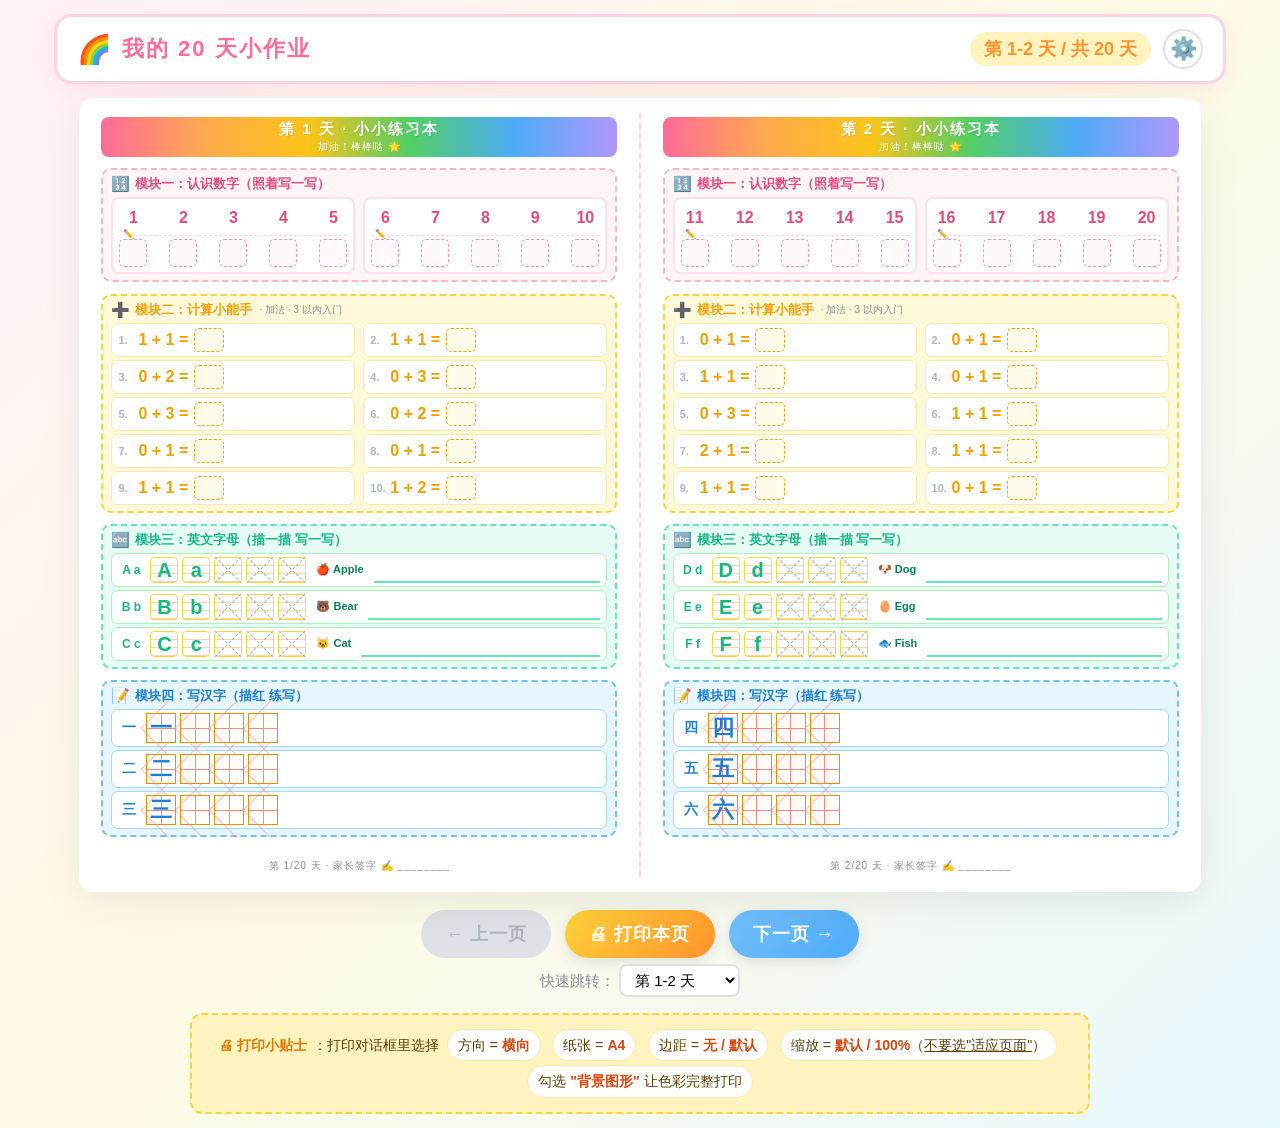
<file: index.html>
<!DOCTYPE html>
<html lang="zh-CN">
<head>
  <meta charset="UTF-8" />
  <meta name="viewport" content="width=device-width, initial-scale=1.0" />
  <title>我的 20 天小作业 · 幼儿园中班</title>
  <link rel="stylesheet" href="styles.css" />
</head>
<body>
  <div class="app">
    <header class="top-bar no-print">
      <div class="brand">
        <span class="brand-emoji">🌈</span>
        <span class="brand-title">我的 20 天小作业</span>
      </div>
      <div class="top-bar-right">
        <div class="page-indicator">
          第 <span id="currentDay">1</span> 天 / 共 20 天
        </div>
        <button id="settingsBtn" class="settings-btn" title="题目配置">⚙️</button>
      </div>
    </header>

    <!-- 配置面板 -->
    <div id="configPanel" class="config-panel no-print" style="display:none">
      <div class="config-overlay" id="configOverlay"></div>
      <div class="config-card">
        <div class="config-header">
          <span>⚙️ 题目配置</span>
          <button id="configClose" class="config-close">&times;</button>
        </div>
        <div class="config-body">

          <fieldset class="config-group cg-numbers">
            <legend>🔢 模块一：数字书写</legend>
            <div class="config-row">
              <label>数字范围</label>
              <div class="config-input-row">
                <input type="number" id="cfgNumMin" min="1" max="999" value="1" class="cfg-num" /> —
                <input type="number" id="cfgNumMax" min="1" max="999" value="100" class="cfg-num" />
              </div>
            </div>
            <p class="config-hint">每天 10 个，按顺序循环</p>
          </fieldset>

          <fieldset class="config-group cg-math">
            <legend>➕ 模块二：计算练习</legend>
            <div class="config-row">
              <label>运算范围</label>
              <div class="config-input-row">
                <select id="cfgMathMax" class="cfg-select">
                  <option value="5">5 以内</option>
                  <option value="10" selected>10 以内</option>
                  <option value="20">20 以内</option>
                  <option value="50">50 以内</option>
                  <option value="100">100 以内</option>
                </select>
              </div>
            </div>
            <div class="config-row">
              <label>运算类型</label>
              <div class="config-input-row">
                <label class="cfg-check"><input type="checkbox" id="cfgMathAdd" checked /> 加法</label>
                <label class="cfg-check"><input type="checkbox" id="cfgMathSub" /> 减法</label>
              </div>
            </div>
            <p class="config-hint">每天 10 道，按分解思路渐进</p>
          </fieldset>

          <fieldset class="config-group cg-letters">
            <legend>🔤 模块三：英文字母</legend>
            <div class="config-row">
              <label>字母范围</label>
              <div class="config-input-row">
                <select id="cfgLetterStart" class="cfg-select cfg-letter"></select>
                —
                <select id="cfgLetterEnd" class="cfg-select cfg-letter"></select>
              </div>
            </div>
            <p class="config-hint">每天 3 个，大小写，循环书写</p>
          </fieldset>

          <fieldset class="config-group cg-chars">
            <legend>📝 模块四：汉字书写</legend>
            <div class="config-row">
              <label>自定义汉字（最多 60 个，用空格或逗号分隔）</label>
              <textarea id="cfgCharsInput" class="cfg-textarea" rows="3" placeholder="示例：一 二 三 四 五 六 七 八 九 十"></textarea>
            </div>
            <p class="config-hint">每天 3 个；留空则使用默认字库</p>
          </fieldset>

        </div>
        <div class="config-footer">
          <button id="cfgReset" class="cfg-btn cfg-btn-reset">恢复默认</button>
          <button id="cfgApply" class="cfg-btn cfg-btn-apply">✅ 应用并重新生成</button>
        </div>
      </div>
    </div>

    <main id="pages" class="pages"></main>

    <nav class="bottom-nav no-print">
      <button id="prevBtn" class="nav-btn prev">← 上一页</button>
      <button id="printBtn" class="nav-btn print">🖨 打印本页</button>
      <button id="nextBtn" class="nav-btn next">下一页 →</button>
    </nav>

    <div class="day-jump no-print">
      <label for="daySelect">快速跳转：</label>
      <select id="daySelect"></select>
    </div>

    <div class="print-tips no-print">
      <strong>🖨 打印小贴士</strong>：打印对话框里选择
      <span class="tip-item">方向 = <b>横向</b></span>
      <span class="tip-item">纸张 = <b>A4</b></span>
      <span class="tip-item">边距 = <b>无 / 默认</b></span>
      <span class="tip-item">缩放 = <b>默认 / 100%</b>（<u>不要选"适应页面"</u>）</span>
      <span class="tip-item">勾选 <b>"背景图形"</b> 让色彩完整打印</span>
    </div>
  </div>

  <script src="script.js"></script>
</body>
</html>
</file>
<file: styles.css>
/* ===== 全局基础 ===== */
* {
  box-sizing: border-box;
  margin: 0;
  padding: 0;
}

html, body {
  font-family: "Comic Sans MS", "Noto Sans SC", "PingFang SC",
    "Microsoft YaHei", "Hiragino Sans GB", sans-serif;
  background: linear-gradient(135deg, #fff1f8 0%, #fffbe6 50%, #e8f8ff 100%);
  color: #333;
  min-height: 100vh;
  -webkit-print-color-adjust: exact;
  print-color-adjust: exact;
}

.app {
  max-width: 1200px;
  margin: 0 auto;
  padding: 14px;
}

/* ===== 顶部标题栏 ===== */
.top-bar {
  display: flex;
  align-items: center;
  justify-content: space-between;
  background: #fff;
  padding: 12px 20px;
  border-radius: 18px;
  box-shadow: 0 6px 20px rgba(255, 150, 180, 0.15);
  margin-bottom: 14px;
  border: 3px solid #ffd3e2;
}

.brand {
  display: flex;
  align-items: center;
  gap: 10px;
}

.brand-emoji {
  font-size: 28px;
}

.brand-title {
  font-size: 22px;
  font-weight: bold;
  color: #ff6b9a;
  letter-spacing: 2px;
}

.page-indicator {
  font-size: 18px;
  color: #ff922b;
  background: #fff3bf;
  padding: 5px 14px;
  border-radius: 999px;
  font-weight: bold;
}

/* ===== A4 横向对开页（两天并排） ===== */
.spread {
  display: none;
  width: 297mm;
  height: 210mm;
  margin: 0 auto 16px;
  background: #fff;
  border-radius: 14px;
  box-shadow: 0 10px 40px rgba(0, 0, 0, 0.08);
  overflow: hidden;
  position: relative;
}

.spread.active {
  display: flex;
}

.spread::before {
  content: "";
  position: absolute;
  left: 50%;
  top: 4mm;
  bottom: 4mm;
  width: 0;
  border-left: 2px dashed #ffd3e2;
  transform: translateX(-50%);
  pointer-events: none;
}

/* 单页（每一天占半张 A4 横向） */
.page {
  width: 50%;
  height: 100%;
  padding: 5mm 6mm;
  display: flex;
  flex-direction: column;
  gap: 3mm;
  overflow: hidden;
}

.page-header {
  text-align: center;
  font-size: 15px;
  font-weight: bold;
  color: #fff;
  background: linear-gradient(90deg, #ff6b9a, #ffa94d, #fcc419, #51cf66, #4dabf7, #b197fc);
  padding: 3px 0;
  border-radius: 8px;
  letter-spacing: 2px;
  text-shadow: 1px 1px 0 rgba(0, 0, 0, 0.08);
  flex-shrink: 0;
}

.page-header .sub {
  display: block;
  font-size: 10px;
  margin-top: 1px;
  letter-spacing: 1px;
  font-weight: normal;
}

/* ===== 模块通用卡片 ===== */
.module {
  border-radius: 10px;
  padding: 5px 8px 6px;
  border: 2px dashed;
  flex-shrink: 0;
}

.module-title {
  display: flex;
  align-items: center;
  gap: 5px;
  font-size: 13px;
  font-weight: bold;
  margin-bottom: 4px;
}

.module-title .emoji {
  font-size: 15px;
}

.module-title .module-theme {
  font-size: 10px;
  font-weight: normal;
  color: #868e96;
  margin-left: 2px;
}

/* 模块配色 */
.module-numbers { background: #fff5f7; border-color: #ffb3c6; }
.module-numbers .module-title { color: #e64980; }

.module-math { background: #fff9db; border-color: #ffd43b; }
.module-math .module-title { color: #f59f00; }

.module-letters { background: #e6fcf5; border-color: #63e6be; }
.module-letters .module-title { color: #12b886; }

.module-chars { background: #e7f5ff; border-color: #74c0fc; }
.module-chars .module-title { color: #1c7ed6; }

/* ===== 模块一：数字 ===== */
.numbers-grid {
  display: grid;
  grid-template-columns: 1fr 1fr;
  gap: 4px 8px;
}

.num-group {
  background: #fff;
  border-radius: 8px;
  padding: 3px 6px;
  border: 2px solid #ffe0ec;
}

.num-row {
  display: flex;
  align-items: center;
  justify-content: space-between;
  padding: 2px 0;
}

.num-row.practice {
  border-top: 1px dashed #ffd3e2;
  margin-top: 1px;
  padding-top: 3px;
  position: relative;
}

.num-row.practice::before {
  content: "✏️";
  position: absolute;
  top: -7px;
  left: 2px;
  background: #fff;
  font-size: 9px;
  padding: 0 2px;
}

.num-cell {
  width: 28px;
  height: 28px;
  display: inline-flex;
  align-items: center;
  justify-content: center;
  font-size: 16px;
  font-weight: bold;
  color: #e64980;
  font-family: "Century Gothic", "Trebuchet MS", "Arial", sans-serif;
}

.num-cell.blank {
  border: 1.5px dashed #ff8fab;
  border-radius: 5px;
  color: transparent;
  background: #fff9fb;
}

/* ===== 模块二：加法 ===== */
.math-grid {
  display: grid;
  grid-template-columns: 1fr 1fr;
  gap: 3px 8px;
}

.math-item {
  display: flex;
  align-items: center;
  gap: 4px;
  background: #fff;
  border-radius: 7px;
  padding: 4px 6px;
  border: 1.5px solid #ffe8a8;
  font-size: 16px;
  font-weight: bold;
  color: #f59f00;
}

.math-item .idx {
  font-size: 11px;
  color: #adb5bd;
  min-width: 16px;
}

.math-blank {
  display: inline-block;
  min-width: 30px;
  height: 24px;
  border: 1.5px dashed #f59f00;
  border-radius: 5px;
  background: #fffbea;
  margin-left: 2px;
}

/* ===== 模块三：英文字母（四线三格） ===== */
.letters-list {
  display: flex;
  flex-direction: column;
  gap: 3px;
}

.letter-row {
  background: #fff;
  border-radius: 7px;
  padding: 3px 6px;
  border: 1.5px solid #b2f2bb;
  display: flex;
  align-items: center;
  gap: 6px;
}

.letter-label {
  font-size: 12px;
  color: #12b886;
  font-weight: bold;
  flex-shrink: 0;
  min-width: 26px;
  text-align: center;
}

.letter-word {
  font-size: 11px;
  font-weight: bold;
  color: #087f5b;
  flex-shrink: 0;
  text-align: center;
  font-family: "Sassoon Primary", "Century Gothic", "Trebuchet MS", sans-serif;
  white-space: nowrap;
  margin-left: 4px;
}

.word-line {
  flex: 1;
  min-width: 40px;
  height: 26px;
  border-bottom: 2px solid #63e6be;
  margin-left: 4px;
}

.four-line-row {
  display: flex;
  gap: 4px;
  flex-wrap: nowrap;
}

.four-line {
  width: 28px;
  height: 26px;
  background:
    repeating-linear-gradient(
      to bottom,
      transparent 0,
      transparent calc(33.33% - 1px),
      #ffd6a5 calc(33.33% - 1px),
      #ffd6a5 33.33%
    );
  border: 1.5px solid #ffd43b;
  border-radius: 4px;
  display: inline-flex;
  align-items: center;
  justify-content: center;
  font-family: "Sassoon Primary", "Sassoon", "Century Gothic", "Trebuchet MS", "Arial", sans-serif;
  font-size: 20px;
  font-weight: bold;
  line-height: 1;
}

.four-line.demo { color: #12b886; }
.four-line.blank { color: #cdd7e1; }

.four-line.diagonal {
  position: relative;
  color: transparent;
}

.four-line.diagonal::before,
.four-line.diagonal::after {
  content: "";
  position: absolute;
  left: 50%;
  top: 50%;
  width: 141%;
  height: 0;
  border-top: 1px dashed #aaa;
  transform-origin: center center;
}

.four-line.diagonal::before { transform: translate(-50%, -50%) rotate(45deg); }
.four-line.diagonal::after  { transform: translate(-50%, -50%) rotate(-45deg); }

/* ===== 模块四：汉字（米字格） ===== */
.chars-list {
  display: flex;
  flex-direction: column;
  gap: 3px;
}

.char-row {
  background: #fff;
  border-radius: 7px;
  padding: 3px 6px;
  border: 1.5px solid #a5d8ff;
  display: flex;
  align-items: center;
  gap: 6px;
}

.char-label {
  font-size: 14px;
  color: #1c7ed6;
  font-weight: bold;
  flex-shrink: 0;
  min-width: 22px;
  text-align: center;
  font-family: "KaiTi", "STKaiti", "楷体", sans-serif;
}

.mi-cells {
  display: flex;
  gap: 4px;
  flex-wrap: nowrap;
}

.mi-cell {
  width: 30px;
  height: 30px;
  border: 1.5px solid #f08c00;
  background-color: #fffdf5;
  background-image:
    linear-gradient(#ff8787, #ff8787),
    linear-gradient(#ff8787, #ff8787);
  background-size: 100% 1px, 1px 100%;
  background-position: 0 50%, 50% 0;
  background-repeat: no-repeat;
  position: relative;
  display: inline-flex;
  align-items: center;
  justify-content: center;
  font-size: 22px;
  font-weight: bold;
  line-height: 1;
  font-family: "KaiTi", "STKaiti", "楷体", "Microsoft YaHei", sans-serif;
}

.mi-cell::before,
.mi-cell::after {
  content: "";
  position: absolute;
  left: 50%;
  top: 50%;
  width: 141%;
  height: 1px;
  background: #ff8787;
  opacity: 0.55;
  transform-origin: 0 0;
}

.mi-cell::before { transform: translate(-50%, -50%) rotate(45deg); }
.mi-cell::after  { transform: translate(-50%, -50%) rotate(-45deg); }

.mi-cell.demo { color: #1c7ed6; }
.mi-cell.blank { color: transparent; }

/* ===== 页脚 ===== */
.page-footer {
  margin-top: auto;
  text-align: center;
  font-size: 10px;
  color: #868e96;
  letter-spacing: 1px;
  padding-top: 3px;
  flex-shrink: 0;
}

/* ===== 底部导航 ===== */
.bottom-nav {
  display: flex;
  justify-content: center;
  gap: 14px;
  margin: 18px 0 6px;
}

.nav-btn {
  font-family: inherit;
  font-size: 18px;
  font-weight: bold;
  padding: 12px 24px;
  border-radius: 999px;
  border: none;
  cursor: pointer;
  box-shadow: 0 4px 14px rgba(0, 0, 0, 0.1);
  transition: transform 0.15s ease, box-shadow 0.15s ease;
  color: #fff;
  letter-spacing: 1px;
}

.nav-btn:hover {
  transform: translateY(-2px);
  box-shadow: 0 8px 20px rgba(0, 0, 0, 0.15);
}

.nav-btn:active {
  transform: translateY(0);
}

.nav-btn.prev { background: linear-gradient(135deg, #ffa8c5, #ff6b9a); }
.nav-btn.next { background: linear-gradient(135deg, #74c0fc, #4dabf7); }
.nav-btn.print { background: linear-gradient(135deg, #ffd43b, #ff922b); color: #fff; }

.nav-btn:disabled {
  background: #dee2e6 !important;
  color: #adb5bd;
  cursor: not-allowed;
  box-shadow: none;
  transform: none;
}

/* ===== 快速跳转 ===== */
.day-jump {
  text-align: center;
  margin-top: 6px;
  font-size: 15px;
  color: #868e96;
}

.day-jump select {
  font-family: inherit;
  font-size: 15px;
  padding: 5px 10px;
  border-radius: 8px;
  border: 2px solid #dee2e6;
  background: #fff;
  cursor: pointer;
}

/* ===== 顶部栏右侧 ===== */
.top-bar-right {
  display: flex;
  align-items: center;
  gap: 12px;
}

.settings-btn {
  font-size: 22px;
  background: none;
  border: 2px solid #dee2e6;
  border-radius: 50%;
  width: 40px;
  height: 40px;
  cursor: pointer;
  transition: all 0.2s;
  display: flex;
  align-items: center;
  justify-content: center;
}

.settings-btn:hover {
  background: #fff3bf;
  border-color: #ffd43b;
  transform: rotate(45deg);
}

/* ===== 配置面板 ===== */
.config-panel {
  position: fixed;
  inset: 0;
  z-index: 9999;
  display: flex;
  align-items: center;
  justify-content: center;
}

.config-overlay {
  position: absolute;
  inset: 0;
  background: rgba(0, 0, 0, 0.35);
  backdrop-filter: blur(4px);
}

.config-card {
  position: relative;
  z-index: 1;
  width: 540px;
  max-width: 95vw;
  max-height: 90vh;
  background: #fff;
  border-radius: 20px;
  box-shadow: 0 20px 60px rgba(0, 0, 0, 0.2);
  display: flex;
  flex-direction: column;
  overflow: hidden;
  animation: configSlideIn 0.3s ease;
}

@keyframes configSlideIn {
  from { transform: translateY(30px); opacity: 0; }
  to   { transform: translateY(0);    opacity: 1; }
}

.config-header {
  display: flex;
  align-items: center;
  justify-content: space-between;
  padding: 16px 22px;
  background: linear-gradient(90deg, #ff6b9a, #ffa94d, #fcc419, #51cf66, #4dabf7);
  color: #fff;
  font-size: 20px;
  font-weight: bold;
  letter-spacing: 1px;
}

.config-close {
  background: rgba(255,255,255,0.3);
  border: none;
  color: #fff;
  font-size: 22px;
  width: 34px;
  height: 34px;
  border-radius: 50%;
  cursor: pointer;
  display: flex;
  align-items: center;
  justify-content: center;
  transition: background 0.2s;
}

.config-close:hover {
  background: rgba(255,255,255,0.5);
}

.config-body {
  padding: 18px 22px;
  overflow-y: auto;
  flex: 1;
  display: flex;
  flex-direction: column;
  gap: 14px;
}

.config-group {
  border: 2px solid;
  border-radius: 14px;
  padding: 12px 16px 10px;
  margin: 0;
}

.config-group legend {
  font-size: 15px;
  font-weight: bold;
  padding: 0 8px;
}

.cg-numbers { border-color: #ffb3c6; background: #fff8fa; }
.cg-numbers legend { color: #e64980; }

.cg-math { border-color: #ffd43b; background: #fffdf0; }
.cg-math legend { color: #f59f00; }

.cg-letters { border-color: #63e6be; background: #f0fdf8; }
.cg-letters legend { color: #12b886; }

.cg-chars { border-color: #74c0fc; background: #f0f8ff; }
.cg-chars legend { color: #1c7ed6; }

.config-row {
  margin-top: 8px;
}

.config-row > label {
  display: block;
  font-size: 13px;
  color: #495057;
  margin-bottom: 4px;
  font-weight: 600;
}

.config-input-row {
  display: flex;
  align-items: center;
  gap: 8px;
  flex-wrap: wrap;
}

.cfg-num {
  width: 80px;
  padding: 6px 10px;
  font-size: 15px;
  border: 2px solid #dee2e6;
  border-radius: 8px;
  text-align: center;
  font-family: inherit;
}

.cfg-num:focus {
  border-color: #4dabf7;
  outline: none;
  box-shadow: 0 0 0 3px rgba(77, 171, 247, 0.15);
}

.cfg-select {
  padding: 6px 12px;
  font-size: 14px;
  border: 2px solid #dee2e6;
  border-radius: 8px;
  background: #fff;
  cursor: pointer;
  font-family: inherit;
}

.cfg-select:focus {
  border-color: #4dabf7;
  outline: none;
}

.cfg-select.cfg-letter {
  width: 70px;
  text-align: center;
  font-size: 16px;
  font-weight: bold;
}

.cfg-check {
  display: inline-flex;
  align-items: center;
  gap: 4px;
  font-size: 14px;
  cursor: pointer;
  padding: 4px 10px;
  border: 1.5px solid #dee2e6;
  border-radius: 8px;
  transition: all 0.15s;
}

.cfg-check:has(input:checked) {
  background: #fff3bf;
  border-color: #ffd43b;
}

.cfg-check input { cursor: pointer; }

.cfg-textarea {
  width: 100%;
  padding: 8px 12px;
  font-size: 15px;
  border: 2px solid #dee2e6;
  border-radius: 10px;
  font-family: "KaiTi", "STKaiti", "楷体", "Microsoft YaHei", sans-serif;
  resize: vertical;
  line-height: 1.6;
}

.cfg-textarea:focus {
  border-color: #4dabf7;
  outline: none;
  box-shadow: 0 0 0 3px rgba(77, 171, 247, 0.15);
}

.config-hint {
  font-size: 12px;
  color: #868e96;
  margin-top: 4px;
}

.config-footer {
  display: flex;
  justify-content: flex-end;
  gap: 12px;
  padding: 14px 22px;
  border-top: 1px solid #f1f3f5;
  background: #f8f9fa;
}

.cfg-btn {
  padding: 10px 22px;
  font-size: 15px;
  font-weight: bold;
  border-radius: 10px;
  border: none;
  cursor: pointer;
  font-family: inherit;
  transition: all 0.2s;
}

.cfg-btn-reset {
  background: #fff;
  color: #868e96;
  border: 2px solid #dee2e6;
}

.cfg-btn-reset:hover {
  background: #f8f9fa;
  border-color: #adb5bd;
}

.cfg-btn-apply {
  background: linear-gradient(135deg, #51cf66, #40c057);
  color: #fff;
  box-shadow: 0 4px 12px rgba(64, 192, 87, 0.3);
}

.cfg-btn-apply:hover {
  transform: translateY(-1px);
  box-shadow: 0 6px 18px rgba(64, 192, 87, 0.4);
}

/* ===== 打印贴士 ===== */
.print-tips {
  max-width: 900px;
  margin: 16px auto 0;
  padding: 12px 18px;
  background: #fff3bf;
  border: 2px dashed #ffd43b;
  border-radius: 12px;
  font-size: 14px;
  color: #5c3d00;
  line-height: 1.9;
  text-align: center;
}

.print-tips strong {
  color: #e67700;
  margin-right: 6px;
}

.print-tips .tip-item {
  display: inline-block;
  background: #fff;
  padding: 2px 10px;
  border-radius: 999px;
  margin: 2px 4px;
  border: 1px solid #ffe8a8;
}

.print-tips .tip-item b {
  color: #d9480f;
}

/* ===== 打印样式（精准锁定一张横向 A4） ===== */
@media print {
  @page {
    size: 297mm 210mm;
    margin: 0;
  }

  * {
    -webkit-print-color-adjust: exact !important;
    print-color-adjust: exact !important;
  }

  html, body {
    margin: 0 !important;
    padding: 0 !important;
    width: 297mm !important;
    height: 210mm !important;
    background: #fff !important;
    overflow: hidden;
  }

  .app {
    margin: 0 !important;
    padding: 0 !important;
    max-width: none !important;
    width: 297mm;
  }

  .pages {
    margin: 0 !important;
    padding: 0 !important;
  }

  .no-print {
    display: none !important;
  }

  .spread {
    display: none !important;
    margin: 0 !important;
    border-radius: 0 !important;
    box-shadow: none !important;
    border: none !important;
    page-break-after: always;
    break-after: page;
    page-break-inside: avoid;
    break-inside: avoid;
  }

  .spread.active {
    display: flex !important;
    width: 297mm !important;
    height: 210mm !important;
    max-width: 297mm !important;
    max-height: 210mm !important;
    overflow: hidden !important;
  }

  .page {
    height: 210mm !important;
    max-height: 210mm !important;
    overflow: hidden !important;
  }
}

/* ===== 窄屏适配：缩放 spread（仅屏幕，不影响打印） ===== */
@media screen and (max-width: 1220px) {
  .spread {
    transform-origin: top left;
    transform: scale(0.9);
    margin-bottom: 8mm;
  }
}

@media screen and (max-width: 1100px) {
  .spread {
    transform: scale(0.8);
  }
}

@media screen and (max-width: 980px) {
  .spread {
    transform: scale(0.7);
  }
}

@media screen and (max-width: 860px) {
  .spread {
    transform: scale(0.6);
  }
}

/* ===== 移动端适配（< 768px）===== */
@media screen and (max-width: 767px) {
  .app {
    padding: 10px;
  }

  /* 顶部栏 */
  .top-bar {
    padding: 10px 14px;
    border-radius: 14px;
    margin-bottom: 10px;
  }

  .brand-emoji { font-size: 22px; }

  .brand-title {
    font-size: 17px;
    letter-spacing: 1px;
  }

  .page-indicator {
    font-size: 14px;
    padding: 4px 10px;
  }

  .settings-btn {
    width: 34px;
    height: 34px;
    font-size: 18px;
  }

  .top-bar-right { gap: 8px; }

  /* 隐藏打印贴士 */
  .print-tips { display: none !important; }

  /* spread 容器：取消固定 A4 尺寸，改为自然流式 */
  .spread {
    width: 100% !important;
    height: auto !important;
    transform: none !important;
    margin-bottom: 0 !important;
    border-radius: 12px;
    box-shadow: 0 4px 16px rgba(0, 0, 0, 0.06);
    flex-direction: column;
  }

  .spread::before { display: none; }

  /* 单页改为全宽竖向 */
  .page {
    width: 100%;
    height: auto;
    padding: 14px 12px;
    gap: 10px;
    overflow: visible;
  }

  /* 手机上每次只看一天，第二天默认隐藏 */
  .spread .page:nth-child(2) {
    display: none;
  }

  .spread.show-second .page:nth-child(1) {
    display: none;
  }

  .spread.show-second .page:nth-child(2) {
    display: flex;
  }

  /* 页头 */
  .page-header {
    font-size: 18px;
    padding: 10px 0;
    border-radius: 12px;
  }

  .page-header .sub {
    font-size: 12px;
    margin-top: 3px;
  }

  /* 模块卡片 */
  .module {
    padding: 10px 12px;
    border-radius: 12px;
  }

  .module-title {
    font-size: 15px;
    margin-bottom: 8px;
  }

  .module-title .emoji { font-size: 17px; }

  .module-title .module-theme {
    font-size: 11px;
  }

  /* 模块一：数字 */
  .numbers-grid { gap: 8px; }

  .num-group {
    padding: 6px 8px;
    border-radius: 10px;
  }

  .num-row { padding: 4px 0; }

  .num-cell {
    width: 30px;
    height: 30px;
    font-size: 17px;
  }

  .num-cell.blank {
    border-width: 2px;
    border-radius: 6px;
  }

  .num-row.practice { margin-top: 3px; padding-top: 5px; }
  .num-row.practice::before { font-size: 10px; top: -8px; }

  /* 模块二：计算 */
  .math-grid { gap: 6px 10px; }

  .math-item {
    padding: 6px 10px;
    border-radius: 10px;
    font-size: 17px;
    gap: 6px;
  }

  .math-item .idx {
    font-size: 12px;
    min-width: 18px;
  }

  .math-blank {
    min-width: 32px;
    height: 24px;
    border-radius: 6px;
  }

  /* 模块三：字母 */
  .letters-list { gap: 6px; }

  .letter-row {
    padding: 6px 10px;
    border-radius: 10px;
    gap: 10px;
  }

  .letter-label {
    font-size: 15px;
    min-width: 36px;
  }

  .letter-word {
    font-size: 14px;
    margin-left: 6px;
  }

  .word-line {
    min-width: 50px;
    height: 30px;
  }

  .letter-row {
    flex-wrap: wrap;
  }

  .four-line-row { gap: 6px; }

  .four-line {
    width: 36px;
    height: 34px;
    font-size: 24px;
    border-radius: 5px;
  }

  /* 模块四：汉字 */
  .chars-list { gap: 6px; }

  .char-row {
    padding: 6px 10px;
    border-radius: 10px;
    gap: 10px;
  }

  .char-label {
    font-size: 18px;
    min-width: 28px;
  }

  .mi-cells { gap: 6px; }

  .mi-cell {
    width: 38px;
    height: 38px;
    font-size: 26px;
  }

  /* 页脚 */
  .page-footer {
    font-size: 12px;
    padding-top: 8px;
    padding-bottom: 4px;
  }

  /* 底部导航 */
  .bottom-nav {
    gap: 8px;
    margin: 12px 0 6px;
  }

  .nav-btn {
    font-size: 14px;
    padding: 10px 16px;
    letter-spacing: 0;
  }

  /* 快速跳转 */
  .day-jump {
    font-size: 14px;
    margin-top: 4px;
  }

  .day-jump select {
    font-size: 14px;
    padding: 4px 8px;
  }

  /* 配置面板移动端优化 */
  .config-card {
    max-width: 100vw;
    max-height: 95vh;
    border-radius: 16px 16px 0 0;
    width: 100%;
  }

  .config-header {
    padding: 14px 16px;
    font-size: 17px;
  }

  .config-body {
    padding: 14px 16px;
    gap: 12px;
  }

  .config-group {
    padding: 10px 12px 8px;
    border-radius: 12px;
  }

  .config-group legend { font-size: 14px; }

  .config-footer {
    padding: 12px 16px;
    flex-direction: column;
    gap: 8px;
  }

  .cfg-btn {
    width: 100%;
    text-align: center;
    padding: 12px;
  }

  .config-panel {
    align-items: flex-end;
  }
}
</file>
